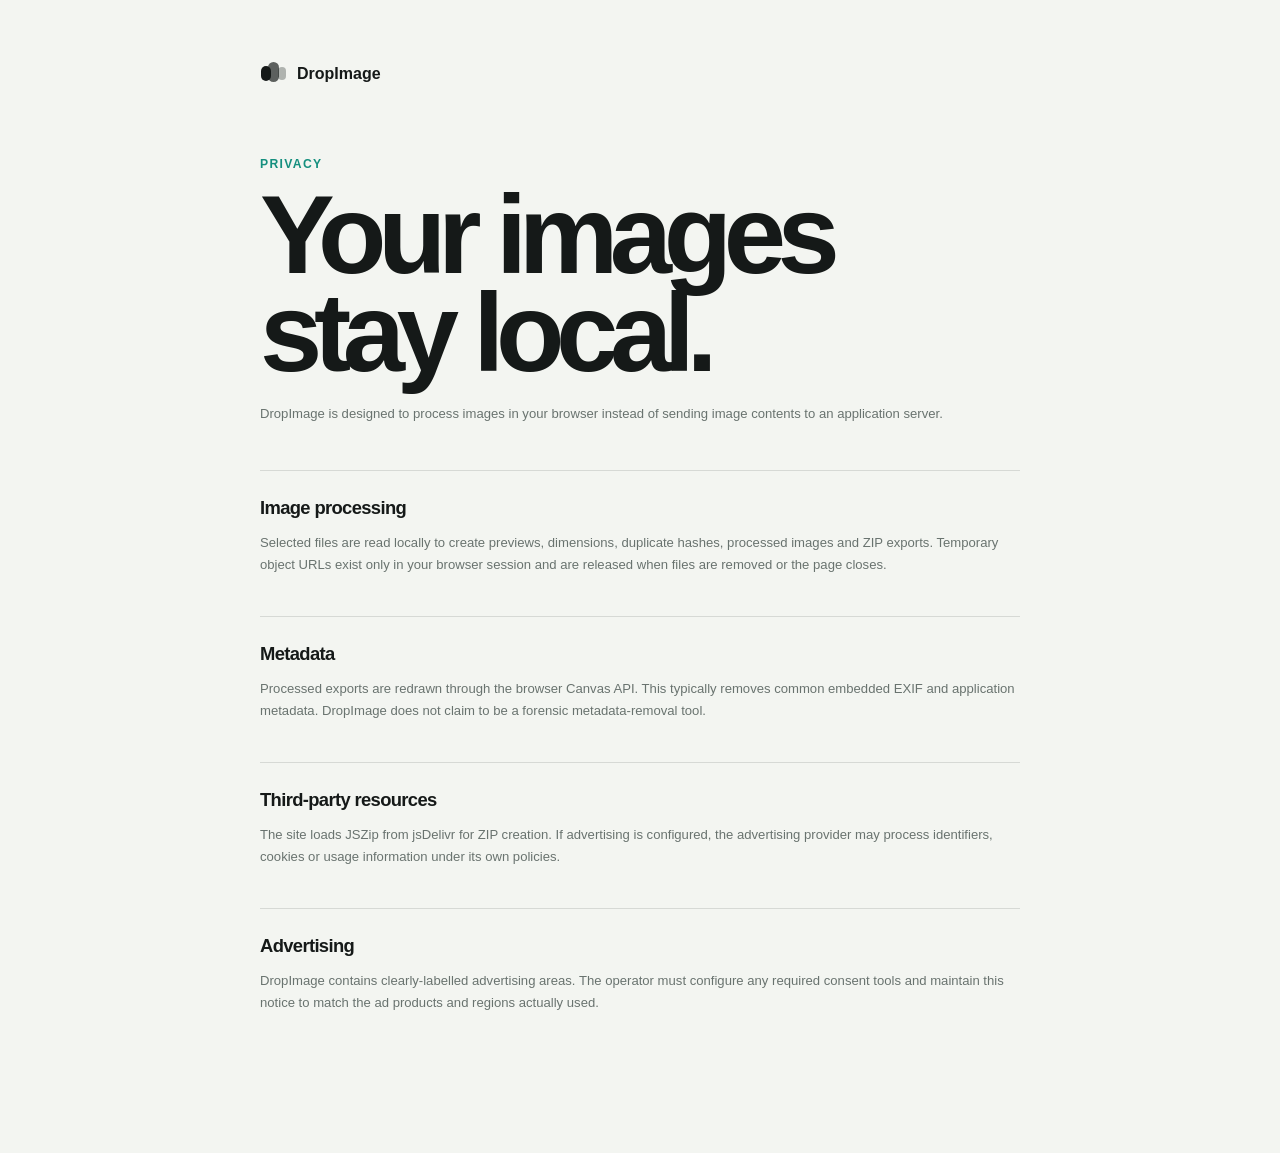
<file: privacy.html>
<!doctype html>
<html lang="en">
<head>
  <meta charset="utf-8"><meta name="viewport" content="width=device-width,initial-scale=1">
  <meta name="theme-color" content="#07111f"><title>Privacy — DropImage</title>
  <link rel="stylesheet" href="styles.css">
  <style>
    .legal{width:min(760px,calc(100% - 32px));margin:auto;padding:60px 0 100px}.legal-brand{display:flex;align-items:center;gap:10px;margin-bottom:70px}.legal h1{margin:0;font-size:clamp(3.4rem,10vw,7rem);line-height:.88;letter-spacing:-.075em}.legal .lead{margin:20px 0 45px;color:var(--muted);line-height:1.7}.legal section{padding:26px 0;border-top:1px solid var(--line)}.legal h2{margin:0 0 10px;font-size:1.15rem;letter-spacing:-.035em}.legal p{color:var(--muted);font-size:.82rem;line-height:1.7}
  </style>
</head>
<body><main class="legal">
  <a class="legal-brand" href="index.html"><span class="brand-mark"><i></i><i></i><i></i></span><strong>DropImage</strong></a>
  <span class="eyebrow">Privacy</span><h1>Your images stay local.</h1>
  <p class="lead">DropImage is designed to process images in your browser instead of sending image contents to an application server.</p>
  <section><h2>Image processing</h2><p>Selected files are read locally to create previews, dimensions, duplicate hashes, processed images and ZIP exports. Temporary object URLs exist only in your browser session and are released when files are removed or the page closes.</p></section>
  <section><h2>Metadata</h2><p>Processed exports are redrawn through the browser Canvas API. This typically removes common embedded EXIF and application metadata. DropImage does not claim to be a forensic metadata-removal tool.</p></section>
  <section><h2>Third-party resources</h2><p>The site loads JSZip from jsDelivr for ZIP creation. If advertising is configured, the advertising provider may process identifiers, cookies or usage information under its own policies.</p></section>
  <section><h2>Advertising</h2><p>DropImage contains clearly-labelled advertising areas. The operator must configure any required consent tools and maintain this notice to match the ad products and regions actually used.</p></section>
</main></body></html>
</file>
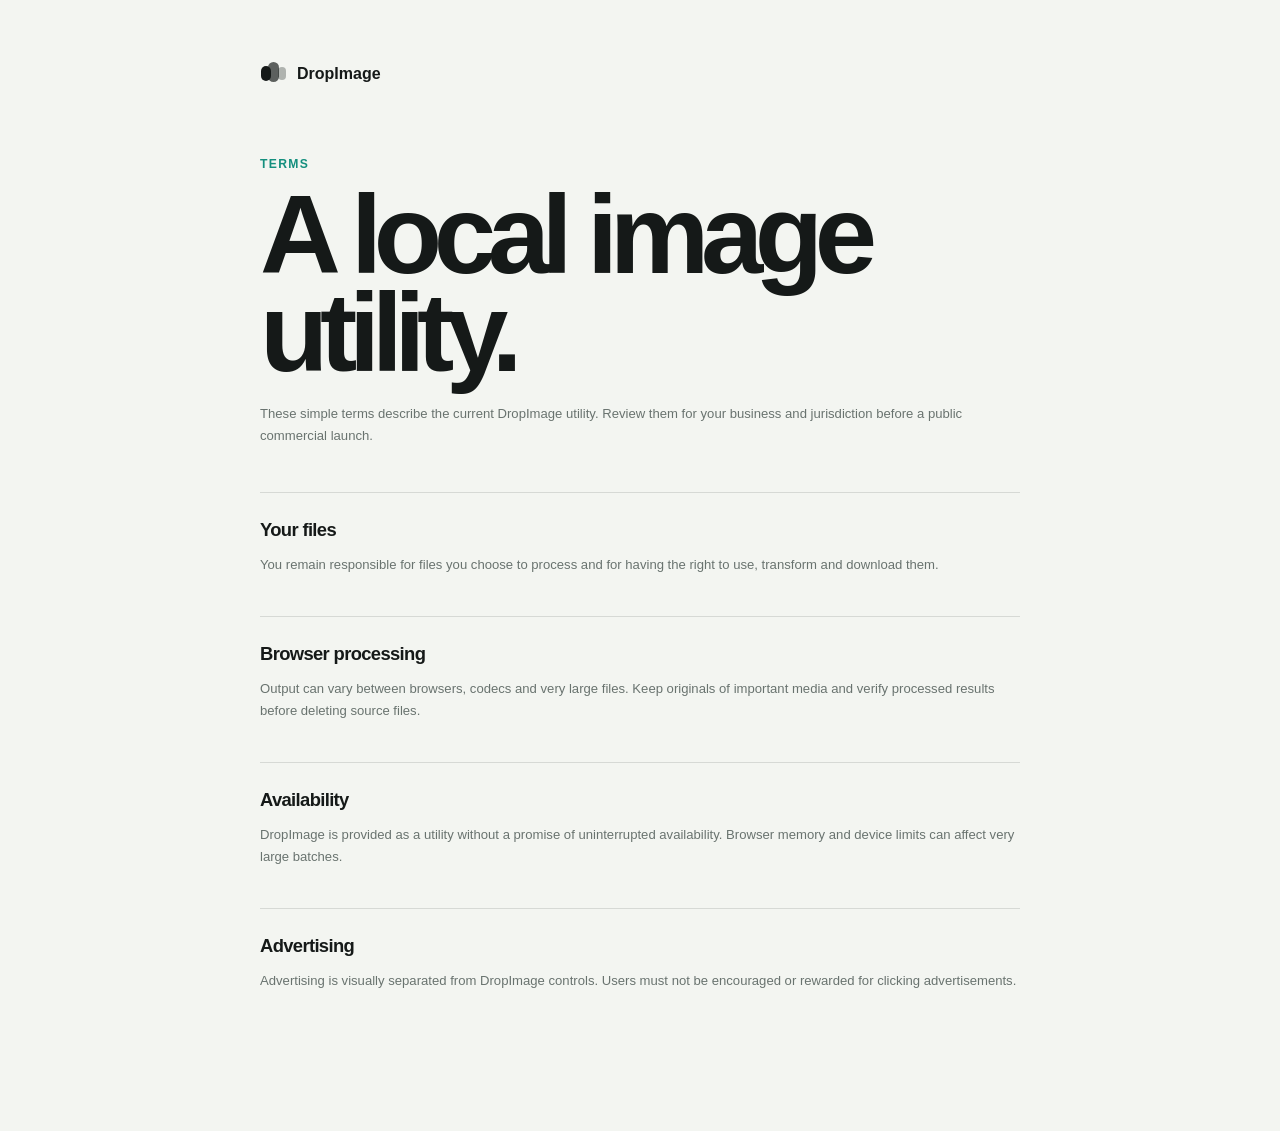
<file: terms.html>
<!doctype html>
<html lang="en">
<head>
  <meta charset="utf-8"><meta name="viewport" content="width=device-width,initial-scale=1">
  <meta name="theme-color" content="#07111f"><title>Terms — DropImage</title>
  <link rel="stylesheet" href="styles.css">
  <style>
    .legal{width:min(760px,calc(100% - 32px));margin:auto;padding:60px 0 100px}.legal-brand{display:flex;align-items:center;gap:10px;margin-bottom:70px}.legal h1{margin:0;font-size:clamp(3.4rem,10vw,7rem);line-height:.88;letter-spacing:-.075em}.legal .lead{margin:20px 0 45px;color:var(--muted);line-height:1.7}.legal section{padding:26px 0;border-top:1px solid var(--line)}.legal h2{margin:0 0 10px;font-size:1.15rem;letter-spacing:-.035em}.legal p{color:var(--muted);font-size:.82rem;line-height:1.7}
  </style>
</head>
<body><main class="legal">
  <a class="legal-brand" href="index.html"><span class="brand-mark"><i></i><i></i><i></i></span><strong>DropImage</strong></a>
  <span class="eyebrow">Terms</span><h1>A local image utility.</h1>
  <p class="lead">These simple terms describe the current DropImage utility. Review them for your business and jurisdiction before a public commercial launch.</p>
  <section><h2>Your files</h2><p>You remain responsible for files you choose to process and for having the right to use, transform and download them.</p></section>
  <section><h2>Browser processing</h2><p>Output can vary between browsers, codecs and very large files. Keep originals of important media and verify processed results before deleting source files.</p></section>
  <section><h2>Availability</h2><p>DropImage is provided as a utility without a promise of uninterrupted availability. Browser memory and device limits can affect very large batches.</p></section>
  <section><h2>Advertising</h2><p>Advertising is visually separated from DropImage controls. Users must not be encouraged or rewarded for clicking advertisements.</p></section>
</main></body></html>
</file>
<file: styles.css>
:root{
  --bg:#f3f5f1;
  --bg-elevated:#eef1ec;
  --surface:#ffffff;
  --surface-soft:#e8ede7;
  --surface-deep:#dfe6df;
  --text:#151918;
  --muted:#69736f;
  --soft:#89928e;
  --line:rgba(35,48,43,.14);
  --line-soft:rgba(35,48,43,.075);

  --accent:#148f7e;
  --accent-2:#22ad98;
  --accent-strong:#0d6e62;
  --accent-soft:rgba(20,143,126,.11);
  --accent-glass:rgba(36,177,155,.22);
  --coral:#e96e61;
  --coral-soft:rgba(233,110,97,.12);
  --warning:#d79b36;
  --good:#168a66;

  --glass:rgba(238,244,239,.56);
  --glass-strong:rgba(255,255,255,.78);
  --glass-border:rgba(255,255,255,.82);
  --shadow:0 18px 55px rgba(34,48,42,.10),0 2px 9px rgba(34,48,42,.045);
  --shadow-strong:0 28px 78px rgba(25,39,33,.14),0 4px 14px rgba(25,39,33,.06);

  --max:1180px;
  --r:24px;
  --r-lg:34px;
  --ease:cubic-bezier(.22,1,.36,1);
  --ease-ios:cubic-bezier(.32,.72,0,1);

  font-family:-apple-system,BlinkMacSystemFont,"SF Pro Display","SF Pro Text","Helvetica Neue","Segoe UI",Arial,sans-serif;
  color-scheme:light;
}

html[data-theme="dark"]{
  --bg:#060808;
  --bg-elevated:#090c0b;
  --surface:#111514;
  --surface-soft:#0c100f;
  --surface-deep:#171d1b;
  --text:#f4f7f5;
  --muted:#a4ada8;
  --soft:#78837e;
  --line:rgba(231,245,238,.135);
  --line-soft:rgba(231,245,238,.07);

  --accent:#55d3bd;
  --accent-2:#72e3ce;
  --accent-strong:#3db49f;
  --accent-soft:rgba(85,211,189,.115);
  --accent-glass:rgba(88,220,195,.18);
  --coral:#ff8477;
  --coral-soft:rgba(255,132,119,.12);
  --warning:#e3b25b;
  --good:#68d7aa;

  --glass:rgba(27,34,31,.46);
  --glass-strong:rgba(43,52,49,.68);
  --glass-border:rgba(255,255,255,.145);
  --shadow:0 24px 65px rgba(0,0,0,.44),0 1px 0 rgba(255,255,255,.035);
  --shadow-strong:0 30px 86px rgba(0,0,0,.52),0 1px 0 rgba(255,255,255,.04);

  color-scheme:dark;
}

*{box-sizing:border-box}
html{scroll-behavior:smooth;background:var(--bg)}
body{
  margin:0;
  min-width:320px;
  background:var(--bg);
  color:var(--text);
  font-family:inherit;
  -webkit-font-smoothing:antialiased;
  text-rendering:optimizeLegibility;
  overflow-x:hidden;
  transition:background-color 280ms ease,color 220ms ease;
}
button,input,textarea,select{font:inherit}
button{color:inherit}
a{color:inherit;text-decoration:none}
img{display:block;max-width:100%}
svg{display:block}
.hidden{display:none!important}
.svg-defs{position:absolute;pointer-events:none}
::selection{background:var(--accent);color:#fff}

.icon{
  width:19px;
  height:19px;
  flex:0 0 auto;
  fill:none;
  stroke:currentColor;
  stroke-width:1.7;
  stroke-linecap:round;
  stroke-linejoin:round;
}
.icon-lg{width:27px;height:27px}

.page-shell{
  width:min(var(--max),calc(100% - 48px));
  margin:auto;
}

.section{
  padding:108px 0;
  scroll-margin-top:108px;
}

.eyebrow{
  display:block;
  margin:0 0 14px;
  color:var(--accent);
  font-size:.76rem;
  line-height:1.2;
  letter-spacing:.11em;
  text-transform:uppercase;
  font-weight:760;
}

.section-head{
  max-width:820px;
  margin-bottom:38px;
}
.section-head.compact{max-width:700px;margin-bottom:28px}
.section-head h2{
  margin:0;
  font-size:clamp(3rem,6.7vw,6rem);
  line-height:.92;
  letter-spacing:-.066em;
}
.section-head h2 span{color:var(--soft)}
.section-head p{
  margin:20px 0 0;
  max-width:700px;
  color:var(--muted);
  font-size:1.04rem;
  line-height:1.65;
}

.glass-material{
  background:color-mix(in srgb,var(--glass) 84%,transparent);
  border:1px solid var(--glass-border);
  -webkit-backdrop-filter:blur(18px) saturate(165%);
  backdrop-filter:blur(18px) saturate(165%);
  box-shadow:
    inset 1px 1px 0 rgba(255,255,255,.34),
    inset -1px -1px 0 rgba(255,255,255,.09),
    inset 0 -7px 16px rgba(60,67,63,.035),
    0 8px 25px rgba(0,0,0,.08);
}

/* Brand + navigation */
.brand-corner{
  position:fixed;
  z-index:1150;
  left:max(18px,calc((100vw - var(--max))/2 - 98px));
  top:22px;
  display:flex;
  align-items:center;
  gap:9px;
  color:var(--muted);
  font-size:.78rem;
  font-weight:760;
  letter-spacing:-.025em;
  transition:color 180ms ease,transform 160ms var(--ease);
}
.brand-corner:hover{color:var(--text);transform:translateY(-1px)}
.brand-mark{position:relative;width:27px;height:27px;display:block;flex:0 0 auto}
.brand-mark i{position:absolute;border-radius:7px;background:var(--text);transition:background-color 220ms ease,opacity 220ms ease}
.brand-mark i:nth-child(1){left:1px;top:6px;width:10px;height:15px}
.brand-mark i:nth-child(2){left:8px;top:2px;width:11px;height:20px;opacity:.68}
.brand-mark i:nth-child(3){right:1px;top:7px;width:8px;height:13px;opacity:.3}

.site-nav{
  position:fixed;
  z-index:1200;
  left:0;
  right:0;
  top:14px;
  padding:0 16px;
  pointer-events:none;
}
.nav-shell{
  pointer-events:auto;
  width:max-content;
  max-width:calc(100vw - 28px);
  height:62px;
  margin:auto;
  padding:7px 8px;
  display:flex;
  align-items:center;
  justify-content:center;
  gap:6px;
  border-radius:999px;
}
.nav-tabs{
  position:relative;
  isolation:isolate;
  display:flex;
  align-items:center;
  height:48px;
  padding:0 2px;
  border-radius:999px;
}
.nav-tabs a{
  position:relative;
  z-index:2;
  min-width:112px;
  height:48px;
  padding:0 15px;
  display:flex;
  align-items:center;
  justify-content:center;
  gap:8px;
  border-radius:999px;
  color:var(--muted);
  font-size:.85rem;
  font-weight:650;
  transition:color 180ms ease,transform 160ms var(--ease),background-color 180ms ease;
}
.nav-tabs a.active{color:var(--text)}
.nav-tabs a:hover{
  color:var(--text);
  transform:translateY(-1px) scale(1.018);
  background:rgba(127,127,127,.05);
}
.nav-tabs a:active{transform:scale(.975)}

.icon-btn{
  width:44px;
  height:44px;
  border:0;
  border-radius:50%;
  display:grid;
  place-items:center;
  background:transparent;
  color:var(--muted);
  flex:0 0 44px;
  cursor:pointer;
  transition:transform 160ms var(--ease),background-color 180ms ease,color 180ms ease,box-shadow 180ms ease;
}
.icon-btn:hover{
  color:var(--text);
  transform:scale(1.055);
  background:var(--glass);
  box-shadow:inset 1px 1px rgba(255,255,255,.28),0 4px 12px rgba(0,0,0,.06);
  -webkit-backdrop-filter:blur(9px);
  backdrop-filter:blur(9px);
}
.icon-btn:active{transform:scale(.94)}

[data-liquid-tabs]{position:relative;isolation:isolate}
.liquid-goo{
  position:absolute;
  inset:0;
  z-index:0;
  pointer-events:none;
  filter:url(#liquidGoo);
  overflow:visible;
}
.liquid-blob,.liquid-bridge{
  position:absolute;
  top:50%;
  height:calc(100% - 8px);
  border-radius:999px;
  background:var(--accent-glass);
  transform:translateY(-50%);
  will-change:left,width,opacity,transform;
}
.liquid-bridge{opacity:0;height:70%}
.liquid-indicator{
  position:absolute;
  z-index:1;
  top:4px;
  height:calc(100% - 8px);
  border-radius:999px;
  pointer-events:none;
  background:color-mix(in srgb,var(--glass-strong) 86%,var(--accent-soft));
  border:1px solid color-mix(in srgb,var(--glass-border) 78%,var(--accent));
  -webkit-backdrop-filter:blur(12px) saturate(180%);
  backdrop-filter:blur(12px) saturate(180%);
  box-shadow:
    inset 1.5px 1.5px 0 rgba(255,255,255,.34),
    inset -1px -1.5px 0 rgba(255,255,255,.06),
    inset 0 -8px 18px rgba(30,70,60,.045),
    0 5px 14px rgba(0,0,0,.08);
  transition:transform 340ms var(--ease-ios),width 340ms var(--ease-ios),background-color 220ms ease;
  will-change:transform,width;
}
html[data-theme="dark"] .liquid-indicator{
  box-shadow:inset 1px 1px rgba(255,255,255,.13),inset -1px -1px rgba(255,255,255,.04),0 7px 18px rgba(0,0,0,.28);
}
.liquid-indicator.moving{animation:liquidPulse 340ms var(--ease-ios)}
.liquid-bridge.animate{animation:bridgeMelt 340ms var(--ease-ios)}
@keyframes liquidPulse{0%{scale:1}42%{scale:1.075 .975}100%{scale:1}}
@keyframes bridgeMelt{0%{opacity:.32;scale:1 .88}56%{opacity:.16;scale:1 1}100%{opacity:0;scale:.92 .84}}
[data-liquid-tabs]>*:not(.liquid-goo):not(.liquid-indicator){position:relative;z-index:2}

.mobile-tabs{display:none}

/* Ads */
.ad-top-wrap{
  width:min(var(--max),calc(100% - 48px));
  margin:90px auto 0;
}
.ad-slot{
  position:relative;
  border:1px solid var(--line-soft);
  border-radius:18px;
  display:flex;
  align-items:center;
  justify-content:center;
  background:color-mix(in srgb,var(--surface-soft) 62%,transparent);
  overflow:hidden;
}
.ad-slot-wide{min-height:94px}
.ad-slot-inline{min-height:112px;margin:24px 0}
.ad-slot-large{min-height:160px;margin:46px 0 0}
.ad-slot-footer{margin:0 0 36px}
.ad-label{
  position:absolute;
  left:10px;
  top:8px;
  color:var(--soft);
  font-size:.48rem;
  text-transform:uppercase;
  letter-spacing:.1em;
}
.ad-placeholder{text-align:center;color:var(--soft)}
.ad-placeholder b{display:block;font-size:.68rem}
.ad-placeholder span{display:block;margin-top:4px;font-size:.56rem}
.ad-slot .adsbygoogle{display:block;width:100%;min-height:70px}
.ad-rail{
  position:fixed;
  z-index:30;
  top:94px;
  bottom:20px;
  width:150px;
  pointer-events:none;
}
.ad-rail-left{left:max(8px,calc((100vw - 1510px)/2))}
.ad-rail-right{right:max(8px,calc((100vw - 1510px)/2))}
.ad-slot-rail{position:sticky;top:94px;width:150px;min-height:560px;pointer-events:auto}

/* Hero */
.hero{
  min-height:67svh;
  padding:110px 0 76px;
  display:flex;
  flex-direction:column;
  justify-content:flex-end;
  align-items:flex-start;
}
.hero-copy{max-width:1010px}
.hero h1{
  margin:0;
  font-size:clamp(4.3rem,9.25vw,8.6rem);
  line-height:.86;
  letter-spacing:-.078em;
}
.hero h1 span{color:var(--soft)}
.hero .lead{
  max-width:720px;
  margin:25px 0 0;
  color:var(--muted);
  font-size:clamp(1.05rem,1.7vw,1.28rem);
  line-height:1.62;
}
.hero-meta{
  display:flex;
  flex-wrap:wrap;
  gap:8px;
  margin-top:30px;
}
.hero-meta span{
  min-height:38px;
  padding:0 12px;
  border:1px solid var(--line-soft);
  border-radius:999px;
  display:inline-flex;
  align-items:center;
  gap:7px;
  background:var(--surface);
  color:var(--muted);
  font-size:.72rem;
  font-weight:650;
  box-shadow:0 7px 20px rgba(0,0,0,.03);
}
.hero-meta .icon{width:15px;height:15px;color:var(--accent)}

/* Drop zone */
.workspace-section{padding-top:78px}
.drop-zone{
  min-height:250px;
  border:1px solid color-mix(in srgb,var(--accent) 35%,var(--line));
  border-radius:30px;
  display:grid;
  grid-template-columns:auto minmax(0,1fr) auto;
  align-items:center;
  gap:22px;
  padding:34px;
  background:var(--surface);
  box-shadow:var(--shadow);
  cursor:pointer;
  transition:transform 200ms var(--ease),border-color 180ms ease,box-shadow 220ms ease,background-color 180ms ease;
}
.drop-zone:hover{
  transform:translateY(-3px);
  border-color:color-mix(in srgb,var(--accent) 60%,var(--line));
  box-shadow:var(--shadow-strong);
}
.drop-zone.dragging{
  transform:scale(.993);
  background:color-mix(in srgb,var(--surface) 92%,var(--accent-soft));
  border-color:var(--accent);
  box-shadow:0 0 0 5px var(--accent-soft),var(--shadow-strong);
}
.drop-symbol{
  width:66px;
  height:66px;
  border-radius:22px;
  display:grid;
  place-items:center;
  color:var(--accent);
  background:var(--accent-soft);
  border:1px solid color-mix(in srgb,var(--accent) 28%,transparent);
  box-shadow:inset 0 1px rgba(255,255,255,.16);
}
.drop-copy{min-width:0}
.drop-copy h3{margin:0;font-size:1.25rem;letter-spacing:-.035em}
.drop-copy p{margin:6px 0 7px;color:var(--muted);font-size:.88rem}
.drop-copy span{color:var(--soft);font-size:.68rem}
.drop-action{
  min-height:44px;
  padding:0 14px;
  border:1px solid var(--line);
  border-radius:14px;
  display:flex;
  align-items:center;
  gap:8px;
  color:var(--text);
  background:var(--surface-soft);
  font-size:.74rem;
  font-weight:700;
}
.drop-action .icon{width:16px;height:16px}

/* Shared surfaces */
.panel{
  min-width:0;
  border:1px solid var(--line-soft);
  border-radius:28px;
  background:var(--surface);
  box-shadow:0 16px 46px rgba(0,0,0,.055);
}
.panel-head{display:flex;align-items:flex-start;justify-content:space-between;gap:16px}
.panel-head h3{margin:5px 0 0;font-size:1.08rem;letter-spacing:-.038em}
.panel-kicker{
  color:var(--accent);
  font-size:.61rem;
  letter-spacing:.1em;
  text-transform:uppercase;
  font-weight:780;
}
.workspace-stats{
  margin:18px 0 0;
  display:grid;
  grid-template-columns:repeat(4,1fr);
  gap:12px;
}
.stat-card{
  min-height:105px;
  padding:18px;
  border:1px solid var(--line-soft);
  border-radius:22px;
  display:flex;
  align-items:flex-end;
  gap:14px;
  background:var(--surface);
  box-shadow:0 10px 30px rgba(0,0,0,.04);
  transition:transform 220ms var(--ease),box-shadow 220ms ease;
}
.stat-card:hover{transform:translateY(-3px);box-shadow:0 18px 44px rgba(0,0,0,.065)}
.stat-icon{
  width:38px;
  height:38px;
  border-radius:13px;
  display:grid;
  place-items:center;
  color:var(--accent);
  background:var(--accent-soft);
  flex:0 0 auto;
}
.stat-icon .icon{width:18px;height:18px}
.stat-card-coral .stat-icon{color:var(--coral);background:var(--coral-soft)}
.stat-card>div{display:grid;gap:3px}
.stat-card span{color:var(--muted);font-size:.65rem}
.stat-card strong{font-size:1.65rem;line-height:1;letter-spacing:-.05em}

.editor-shell{
  display:grid;
  grid-template-columns:minmax(0,1.25fr) 390px;
  gap:16px;
  align-items:start;
}
.library-panel{padding:22px}
.tools-panel{
  position:sticky;
  top:92px;
  display:grid;
  gap:16px;
}
.preview-panel,.edit-panel{padding:22px}
.head-actions{display:flex;gap:4px}
.text-button{
  min-height:36px;
  padding:0 9px;
  border:0;
  border-radius:10px;
  display:inline-flex;
  align-items:center;
  gap:6px;
  background:transparent;
  color:var(--muted);
  font-size:.71rem;
  font-weight:680;
  cursor:pointer;
  transition:transform 150ms var(--ease),background-color 170ms ease,color 170ms ease;
}
.text-button .icon{width:15px;height:15px}
.text-button:hover{background:var(--surface-soft);color:var(--text);transform:translateY(-1px)}
.text-button:active{transform:scale(.975)}
.danger-text{color:var(--coral)}

.library-toolbar{
  margin-top:18px;
  display:grid;
  grid-template-columns:minmax(0,1fr) 160px;
  gap:9px;
}
.search-field{
  height:44px;
  padding:0 12px;
  border:1px solid var(--line);
  border-radius:13px;
  display:flex;
  align-items:center;
  gap:9px;
  background:var(--bg-elevated);
  transition:border-color 160ms ease,box-shadow 160ms ease,background-color 160ms ease;
}
.search-field:focus-within{
  border-color:color-mix(in srgb,var(--accent) 62%,var(--line));
  box-shadow:0 0 0 4px var(--accent-soft);
  background:var(--surface);
}
.search-field .icon{width:17px;height:17px;color:var(--soft)}
.search-field input{
  min-width:0;
  width:100%;
  border:0;
  outline:0;
  background:transparent;
  color:var(--text);
  font-size:.76rem;
}
.search-field input::placeholder{color:var(--soft)}

.select-control,.number-input,.text-input{
  width:100%;
  height:44px;
  border:1px solid var(--line);
  border-radius:13px;
  outline:0;
  background:var(--bg-elevated);
  color:var(--text);
  font-size:.75rem;
  transition:border-color 160ms ease,background-color 160ms ease,box-shadow 160ms ease;
}
.select-control{padding:0 30px 0 11px}
.number-input,.text-input{padding:0 12px}
.select-control:focus,.number-input:focus,.text-input:focus{
  border-color:color-mix(in srgb,var(--accent) 62%,var(--line));
  background:var(--surface);
  box-shadow:0 0 0 4px var(--accent-soft);
}

/* Image grid */
.image-grid{
  display:grid;
  grid-template-columns:repeat(3,minmax(0,1fr));
  gap:10px;
  margin-top:16px;
}
.image-card{
  position:relative;
  min-width:0;
  border:1px solid var(--line-soft);
  border-radius:18px;
  overflow:hidden;
  background:var(--surface-soft);
  cursor:pointer;
  transition:transform 220ms var(--ease),border-color 180ms ease,box-shadow 220ms ease;
}
.image-card:hover{
  transform:translateY(-4px);
  border-color:var(--line);
  box-shadow:0 18px 42px rgba(0,0,0,.08);
}
.image-card.active{
  border-color:color-mix(in srgb,var(--accent) 62%,transparent);
  box-shadow:0 0 0 3px var(--accent-soft),0 15px 40px rgba(0,0,0,.07);
}
.image-card:active{transform:scale(.985)}
.thumb{
  position:relative;
  aspect-ratio:4/3;
  display:grid;
  place-items:center;
  overflow:hidden;
  background:var(--surface-deep);
}
.thumb img{width:100%;height:100%;object-fit:cover}
.duplicate-badge{
  position:absolute;
  left:8px;
  bottom:8px;
  min-height:24px;
  padding:0 8px;
  border-radius:8px;
  display:flex;
  align-items:center;
  background:color-mix(in srgb,var(--coral) 84%,#000 16%);
  color:#fff;
  font-size:.55rem;
  font-weight:760;
  box-shadow:0 4px 14px rgba(0,0,0,.16);
}
.card-check{
  position:absolute;
  z-index:3;
  right:8px;
  top:8px;
  width:28px;
  height:28px;
  border:1px solid var(--glass-border);
  border-radius:9px;
  display:grid;
  place-items:center;
  background:color-mix(in srgb,var(--glass-strong) 86%,transparent);
  -webkit-backdrop-filter:blur(10px) saturate(150%);
  backdrop-filter:blur(10px) saturate(150%);
  cursor:pointer;
}
.card-check input{position:absolute;opacity:0}
.card-check i{
  width:12px;
  height:12px;
  border:1.5px solid var(--muted);
  border-radius:4px;
  transition:background-color 150ms ease,border-color 150ms ease,box-shadow 150ms ease;
}
.card-check input:checked+i{
  border-color:var(--accent);
  background:var(--accent);
  box-shadow:inset 0 0 0 2px color-mix(in srgb,#fff 86%,var(--accent));
}
.card-body{padding:10px 11px 11px}
.card-body b,.card-body span{display:block;white-space:nowrap;overflow:hidden;text-overflow:ellipsis}
.card-body b{font-size:.71rem;letter-spacing:-.012em}
.card-body span{margin-top:4px;color:var(--soft);font-size:.58rem}
.library-empty{
  grid-column:1/-1;
  padding:54px 20px;
  border:1px dashed var(--line);
  border-radius:18px;
  text-align:center;
  color:var(--muted);
  font-size:.76rem;
}

/* Preview + transform */
.preview-meta{color:var(--soft);font-size:.61rem}
.preview-stage{
  min-height:245px;
  margin-top:16px;
  border-radius:20px;
  display:grid;
  place-items:center;
  overflow:hidden;
  background:var(--bg-elevated);
  border:1px solid var(--line-soft);
}
.preview-stage img{
  width:100%;
  height:100%;
  max-height:390px;
  object-fit:contain;
}
.preview-empty{text-align:center;color:var(--soft)}
.empty-symbol{
  width:50px;
  height:50px;
  margin:0 auto 10px;
  border-radius:16px;
  display:grid;
  place-items:center;
  background:var(--surface-soft);
  color:var(--accent);
}
.preview-empty p{margin:0;font-size:.68rem}
.edit-panel .panel-head{margin-bottom:18px}
.field-grid{display:grid;gap:10px}
.field-grid.two{grid-template-columns:1fr 1fr}
.field{display:grid;gap:8px;margin-bottom:13px}
.field>span{
  display:flex;
  align-items:center;
  justify-content:space-between;
  color:var(--muted);
  font-size:.68rem;
  font-weight:650;
}
.field>span b{color:var(--text);font-size:.62rem;font-variant-numeric:tabular-nums}

input[type=range]{
  width:100%;
  height:24px;
  margin:0;
  background:transparent;
  accent-color:var(--accent);
  cursor:pointer;
}
input[type=range]::-webkit-slider-runnable-track{
  height:8px;
  border-radius:999px;
  background:linear-gradient(90deg,var(--accent-soft),var(--surface-deep));
  border:1px solid var(--line-soft);
}
input[type=range]::-webkit-slider-thumb{
  -webkit-appearance:none;
  width:22px;
  height:22px;
  margin-top:-8px;
  border:1px solid color-mix(in srgb,var(--accent) 36%,var(--line));
  border-radius:50%;
  background:var(--surface);
  box-shadow:0 3px 10px rgba(0,0,0,.14),inset 0 1px rgba(255,255,255,.25);
}
input[type=range]::-moz-range-track{
  height:8px;
  border-radius:999px;
  background:var(--surface-deep);
  border:1px solid var(--line-soft);
}
input[type=range]::-moz-range-thumb{
  width:22px;
  height:22px;
  border:1px solid color-mix(in srgb,var(--accent) 36%,var(--line));
  border-radius:50%;
  background:var(--surface);
  box-shadow:0 3px 10px rgba(0,0,0,.14);
}

.background-control{display:flex;align-items:center;gap:7px;flex-wrap:wrap}
.swatch{
  width:39px;
  height:39px;
  padding:4px;
  border:1px solid var(--line);
  border-radius:11px;
  background:var(--bg-elevated);
  cursor:pointer;
  transition:transform 150ms var(--ease),border-color 160ms ease,box-shadow 160ms ease;
}
.swatch:hover{transform:scale(1.055)}
.swatch.active{
  border-color:var(--accent);
  box-shadow:0 0 0 3px var(--accent-soft);
}
.swatch i{width:100%;height:100%;display:block;border-radius:7px}
.checker{
  background-color:#fff!important;
  background-image:
    linear-gradient(45deg,#d6d8d7 25%,transparent 25%),
    linear-gradient(-45deg,#d6d8d7 25%,transparent 25%),
    linear-gradient(45deg,transparent 75%,#d6d8d7 75%),
    linear-gradient(-45deg,transparent 75%,#d6d8d7 75%)!important;
  background-size:10px 10px!important;
  background-position:0 0,0 5px,5px -5px,-5px 0!important;
}
.custom-color{
  height:39px;
  padding:0 10px;
  border:1px solid var(--line);
  border-radius:11px;
  display:flex;
  align-items:center;
  gap:7px;
  color:var(--muted);
  background:var(--bg-elevated);
  font-size:.63rem;
  cursor:pointer;
}
.custom-color input{width:20px;height:20px;padding:0;border:0;background:transparent}

.quick-actions{
  display:grid;
  grid-template-columns:1fr 1fr;
  gap:8px;
  margin-top:6px;
}
.tool-button{
  min-height:62px;
  padding:10px;
  border:1px solid var(--line-soft);
  border-radius:16px;
  display:flex;
  align-items:center;
  gap:10px;
  text-align:left;
  background:var(--bg-elevated);
  color:var(--text);
  cursor:pointer;
  transition:transform 160ms var(--ease),background-color 180ms ease,border-color 180ms ease,box-shadow 180ms ease;
}
.tool-button:hover{
  transform:translateY(-2px) scale(1.01);
  background:var(--surface-soft);
  border-color:var(--line);
  box-shadow:0 10px 26px rgba(0,0,0,.05);
}
.tool-button:active{transform:scale(.975)}
.tool-button.active{border-color:var(--accent);background:var(--accent-soft)}
.tool-icon{
  width:34px;
  height:34px;
  border-radius:11px;
  display:grid;
  place-items:center;
  color:var(--accent);
  background:var(--accent-soft);
  flex:0 0 auto;
}
.tool-icon-coral{color:var(--coral);background:var(--coral-soft)}
.tool-icon .icon{width:17px;height:17px}
.tool-button>span:last-child{display:grid;gap:3px;min-width:0}
.tool-button b{font-size:.68rem;letter-spacing:-.01em}
.tool-button small{color:var(--muted);font-size:.57rem;line-height:1.3}

.privacy-note{
  margin-top:15px;
  padding:12px;
  border:1px solid color-mix(in srgb,var(--accent) 20%,var(--line-soft));
  border-radius:15px;
  display:flex;
  align-items:flex-start;
  gap:10px;
  background:var(--accent-soft);
}
.note-icon{
  width:31px;
  height:31px;
  border-radius:10px;
  display:grid;
  place-items:center;
  color:var(--accent);
  background:color-mix(in srgb,var(--surface) 70%,transparent);
  flex:0 0 auto;
}
.note-icon .icon{width:16px;height:16px}
.privacy-note div{display:grid;gap:4px}
.privacy-note b{font-size:.68rem}
.privacy-note span{color:var(--muted);font-size:.6rem;line-height:1.45}

/* Organisation */
.organise-section{padding-top:126px}
.organise-grid{
  display:grid;
  grid-template-columns:repeat(3,1fr);
  gap:16px;
}
.organise-card{
  position:relative;
  min-height:330px;
  padding:26px;
  display:flex;
  flex-direction:column;
  transition:transform 260ms var(--ease),box-shadow 260ms ease;
}
.organise-card:hover{transform:translateY(-4px);box-shadow:0 20px 50px rgba(0,0,0,.08)}
.organise-icon{
  width:48px;
  height:48px;
  margin-bottom:34px;
  border-radius:16px;
  display:grid;
  place-items:center;
  background:var(--accent-soft);
  color:var(--accent);
}
.organise-icon .icon{width:21px;height:21px}
.step-number{
  position:absolute;
  right:24px;
  top:27px;
  color:var(--soft);
  font-size:.62rem;
  font-weight:800;
  letter-spacing:.08em;
}
.organise-card h3{margin:0;font-size:1.35rem;letter-spacing:-.045em}
.organise-card>p{margin:9px 0 22px;color:var(--muted);font-size:.74rem;line-height:1.55}
.token-row{display:flex;flex-wrap:wrap;gap:5px}
.token-row button{
  padding:5px 8px;
  border:1px solid var(--line);
  border-radius:8px;
  background:var(--bg-elevated);
  color:var(--muted);
  font-family:ui-monospace,SFMono-Regular,Menlo,monospace;
  font-size:.57rem;
  cursor:pointer;
  transition:transform 140ms var(--ease),background-color 160ms ease,color 160ms ease;
}
.token-row button:hover{background:var(--surface-soft);color:var(--text);transform:translateY(-1px)}
.token-row button:active{transform:scale(.97)}
.example-output{
  margin:auto 0 0!important;
  padding:9px 10px;
  border-radius:10px;
  background:var(--accent-soft);
  color:var(--accent-strong)!important;
  font-size:.61rem!important;
}
.folder-preview{display:grid;gap:6px;margin-top:auto;padding-top:10px}
.folder-preview-row{
  padding:9px 10px;
  border:1px solid var(--line-soft);
  border-radius:10px;
  display:flex;
  justify-content:space-between;
  gap:10px;
  color:var(--muted);
  background:var(--bg-elevated);
  font-size:.63rem;
}
.folder-preview-row b{color:var(--text)}
.checkbox-row{
  margin-top:auto;
  padding:10px 0 0;
  display:flex;
  align-items:flex-start;
  gap:9px;
  cursor:pointer;
}
.checkbox-row input{margin-top:2px;accent-color:var(--accent)}
.checkbox-row span{display:grid;gap:4px}
.checkbox-row b{font-size:.68rem}
.checkbox-row small{color:var(--muted);font-size:.6rem;line-height:1.4}

/* Export */
.export-section{padding-top:86px}
.export-card{
  padding:42px;
  border:1px solid color-mix(in srgb,var(--accent) 24%,var(--line-soft));
  border-radius:34px;
  display:grid;
  grid-template-columns:minmax(0,1fr) auto;
  align-items:end;
  gap:34px;
  background:var(--surface);
  box-shadow:var(--shadow);
}
.export-card h2{
  margin:0;
  font-size:clamp(3rem,6vw,5.6rem);
  line-height:.89;
  letter-spacing:-.068em;
}
.export-card p{
  max-width:580px;
  margin:18px 0 20px;
  color:var(--muted);
  line-height:1.6;
}
.export-tags{display:flex;flex-wrap:wrap;gap:7px}
.export-tags span{
  min-height:34px;
  padding:0 10px;
  border:1px solid var(--line-soft);
  border-radius:999px;
  display:inline-flex;
  align-items:center;
  gap:6px;
  color:var(--muted);
  background:var(--bg-elevated);
  font-size:.63rem;
  font-weight:650;
}
.export-tags .icon{width:14px;height:14px;color:var(--accent)}
.export-actions{min-width:285px;display:grid;gap:9px}
.button{
  min-height:50px;
  padding:0 20px;
  border-radius:16px;
  border:1px solid transparent;
  display:inline-flex;
  align-items:center;
  justify-content:center;
  gap:9px;
  font-weight:680;
  cursor:pointer;
  transition:transform 160ms var(--ease),background-color 180ms ease,box-shadow 180ms ease,border-color 180ms ease,opacity 160ms ease;
}
.button .icon{width:18px;height:18px}
.button:hover{transform:translateY(-2px) scale(1.018)}
.button:active{transform:scale(.975)}
.button:disabled{opacity:.42;cursor:not-allowed;transform:none}
.button-primary{
  background:var(--accent);
  color:white;
  box-shadow:0 12px 30px color-mix(in srgb,var(--accent) 25%,transparent);
}
.button-primary:hover{
  background:var(--accent-2);
  box-shadow:0 15px 35px color-mix(in srgb,var(--accent) 29%,transparent);
}
.button-secondary{
  background:var(--surface);
  border-color:var(--line);
  color:var(--text);
}
.button-secondary:hover{
  background:color-mix(in srgb,var(--surface) 88%,var(--glass));
  box-shadow:0 12px 28px rgba(0,0,0,.07);
}
.button-large{min-height:56px}
.export-actions>span{color:var(--soft);text-align:center;font-size:.61rem}

/* Footer */
.footer{
  padding:30px 2px 96px;
  border-top:1px solid var(--line-soft);
  display:flex;
  align-items:center;
  justify-content:space-between;
  gap:16px;
}
.footer>div{display:grid;gap:4px}
.footer strong{font-size:.8rem}
.footer span,.footer nav{color:var(--soft);font-size:.64rem}
.footer nav{display:flex;gap:14px}
.footer a{transition:color 160ms ease}
.footer a:hover{color:var(--text)}

/* Settings */
.settings{
  position:fixed;
  inset:0;
  z-index:4000;
  display:grid;
  place-items:center;
  padding:18px;
}
.settings-bg{
  position:absolute;
  inset:0;
  border:0;
  background:rgba(0,0,0,.28);
}
.settings-panel{
  position:relative;
  width:min(430px,100%);
  padding:20px;
  border-radius:30px;
  transform:translateY(12px) scale(.985);
  opacity:0;
  animation:settingsIn 220ms var(--ease-ios) forwards;
}
@keyframes settingsIn{to{opacity:1;transform:none}}
.settings-head{display:flex;align-items:flex-start;justify-content:space-between;gap:16px}
.settings-head h2{margin:5px 0 0;font-size:1.6rem;letter-spacing:-.05em}
.segmented{
  position:relative;
  isolation:isolate;
  height:54px;
  padding:4px;
  display:flex;
  align-items:center;
  border-radius:999px;
  background:rgba(127,127,127,.09);
  border:1px solid var(--line-soft);
}
.theme-choice{margin-top:22px}
.segmented button{
  position:relative;
  z-index:2;
  min-width:88px;
  flex:1;
  height:46px;
  border:0;
  border-radius:999px;
  display:flex;
  align-items:center;
  justify-content:center;
  gap:7px;
  background:transparent;
  color:var(--muted);
  font-weight:650;
  cursor:pointer;
  transition:color 160ms ease,transform 150ms var(--ease),background-color 160ms ease;
}
.segmented button .icon{width:16px;height:16px}
.segmented button.active{color:var(--text)}
.segmented button:hover{background:rgba(127,127,127,.045);transform:scale(1.015)}
.segmented button:active{transform:scale(.975)}
.settings-note{
  margin-top:14px;
  padding:13px;
  border:1px solid var(--line-soft);
  border-radius:16px;
  display:flex;
  align-items:flex-start;
  gap:10px;
  background:color-mix(in srgb,var(--surface) 72%,transparent);
}
.settings-note p{margin:1px 0 0;color:var(--muted);font-size:.67rem;line-height:1.5}

/* Toast */
.toast-region{
  position:fixed;
  z-index:5000;
  right:18px;
  bottom:18px;
  width:min(370px,calc(100vw - 36px));
  display:grid;
  gap:9px;
}
.toast{
  padding:13px 14px;
  border:1px solid var(--glass-border);
  border-radius:16px;
  display:grid;
  grid-template-columns:34px minmax(0,1fr) auto;
  align-items:center;
  gap:10px;
  background:color-mix(in srgb,var(--glass-strong) 92%,transparent);
  box-shadow:var(--shadow);
  -webkit-backdrop-filter:blur(18px) saturate(150%);
  backdrop-filter:blur(18px) saturate(150%);
  opacity:0;
  transform:translateY(8px) scale(.98);
  transition:opacity 180ms var(--ease),transform 200ms var(--ease);
}
.toast.show{opacity:1;transform:none}
.toast-icon{
  width:34px;
  height:34px;
  border-radius:11px;
  display:grid;
  place-items:center;
  background:var(--accent-soft);
  color:var(--accent);
  font-size:.78rem;
  font-weight:900;
}
.toast-copy{min-width:0}
.toast-copy b,.toast-copy span{display:block}
.toast-copy b{font-size:.76rem}
.toast-copy span{margin-top:3px;color:var(--muted);font-size:.64rem;line-height:1.4}
.toast-close{border:0;background:transparent;color:var(--soft);cursor:pointer;font-size:1rem}

/* Reveal */
.reveal{
  opacity:1;
  transform:none;
}
html.motion-ready .reveal{
  opacity:0;
  transform:translateY(24px);
  transition:opacity 520ms var(--ease),transform 650ms var(--ease);
}
html.motion-ready .reveal.is-visible{
  opacity:1;
  transform:none;
}

/* Focus */
:focus-visible{outline:3px solid color-mix(in srgb,var(--accent) 48%,transparent);outline-offset:2px}

/* Responsive */
@media(max-width:1510px){
  .ad-rail{display:none}
}
@media(max-width:1100px){
  .brand-corner{display:none}
  .editor-shell{grid-template-columns:minmax(0,1fr) 360px}
  .image-grid{grid-template-columns:repeat(2,minmax(0,1fr))}
}
@media(max-width:900px){
  .editor-shell{grid-template-columns:1fr}
  .tools-panel{position:static;grid-template-columns:1fr 1fr}
  .image-grid{grid-template-columns:repeat(4,minmax(0,1fr))}
  .organise-grid{grid-template-columns:1fr}
  .organise-card{min-height:0}
  .export-card{grid-template-columns:1fr}
  .export-actions{min-width:0}
}
@media(max-width:820px){
  .page-shell,.ad-top-wrap{width:min(100% - 28px,var(--max))}
  .section{padding:88px 0}
  .site-nav{display:none}
  .ad-top-wrap{margin-top:18px}
  .hero{min-height:58svh;padding:72px 0 54px}
  .hero h1{font-size:clamp(3.8rem,15vw,6rem)}
  .hero .lead{font-size:1rem}
  .mobile-tabs{
    position:fixed;
    z-index:1300;
    left:50%;
    bottom:max(12px,env(safe-area-inset-bottom));
    transform:translateX(-50%);
    display:flex;
    width:min(390px,calc(100% - 22px));
    height:70px;
    padding:7px;
    border-radius:26px;
  }
  .mobile-tabs a,.mobile-tabs button{
    position:relative;
    z-index:2;
    flex:1;
    min-width:0;
    height:56px;
    border:0;
    border-radius:19px;
    display:grid;
    place-items:center;
    align-content:center;
    gap:3px;
    background:transparent;
    color:var(--muted);
    font-size:.58rem;
    font-weight:660;
    cursor:pointer;
    transition:color 160ms ease,transform 150ms var(--ease),background-color 160ms ease;
  }
  .mobile-tabs .icon{width:19px;height:19px}
  .mobile-tabs a.active{color:var(--text)}
  .mobile-tabs a:active,.mobile-tabs button:active{transform:scale(.96)}
  .workspace-section{padding-top:70px}
  .drop-zone{grid-template-columns:auto minmax(0,1fr);padding:28px}
  .drop-action{grid-column:2;width:max-content}
  .workspace-stats{grid-template-columns:1fr 1fr}
  .footer{padding-bottom:112px}
}
@media(max-width:700px){
  .tools-panel{grid-template-columns:1fr}
  .image-grid{grid-template-columns:repeat(3,minmax(0,1fr))}
  .field-grid.two{grid-template-columns:1fr}
  .section-head p{font-size:.96rem}
}
@media(max-width:520px){
  .page-shell,.ad-top-wrap{width:calc(100% - 20px)}
  .hero h1{font-size:3.9rem}
  .hero-meta{gap:6px}
  .hero-meta span{font-size:.64rem}
  .section-head h2{font-size:3.35rem}
  .drop-zone{grid-template-columns:1fr;text-align:center;padding:28px 18px}
  .drop-symbol{margin:auto}
  .drop-action{grid-column:auto;margin:auto}
  .workspace-stats{grid-template-columns:1fr 1fr}
  .stat-card{min-height:94px;padding:14px}
  .stat-icon{width:34px;height:34px}
  .library-panel,.preview-panel,.edit-panel,.organise-card{padding:18px}
  .library-toolbar{grid-template-columns:1fr}
  .image-grid{grid-template-columns:repeat(2,minmax(0,1fr))}
  .quick-actions{grid-template-columns:1fr}
  .export-card{padding:26px 20px}
  .export-card h2{font-size:3.35rem}
  .mobile-tabs{width:calc(100% - 18px)}
}

@media(prefers-reduced-motion:reduce){
  html{scroll-behavior:auto}
  .reveal,.liquid-indicator,.liquid-bridge,.settings-panel{
    transition:none!important;
    animation:none!important;
  }
  .reveal{opacity:1!important;transform:none!important}
  .settings-panel{opacity:1!important;transform:none!important}
}

@media(prefers-reduced-transparency:reduce){
  .glass-material,.card-check,.toast{
    -webkit-backdrop-filter:none!important;
    backdrop-filter:none!important;
    background:var(--surface)!important;
  }
}
</file>
